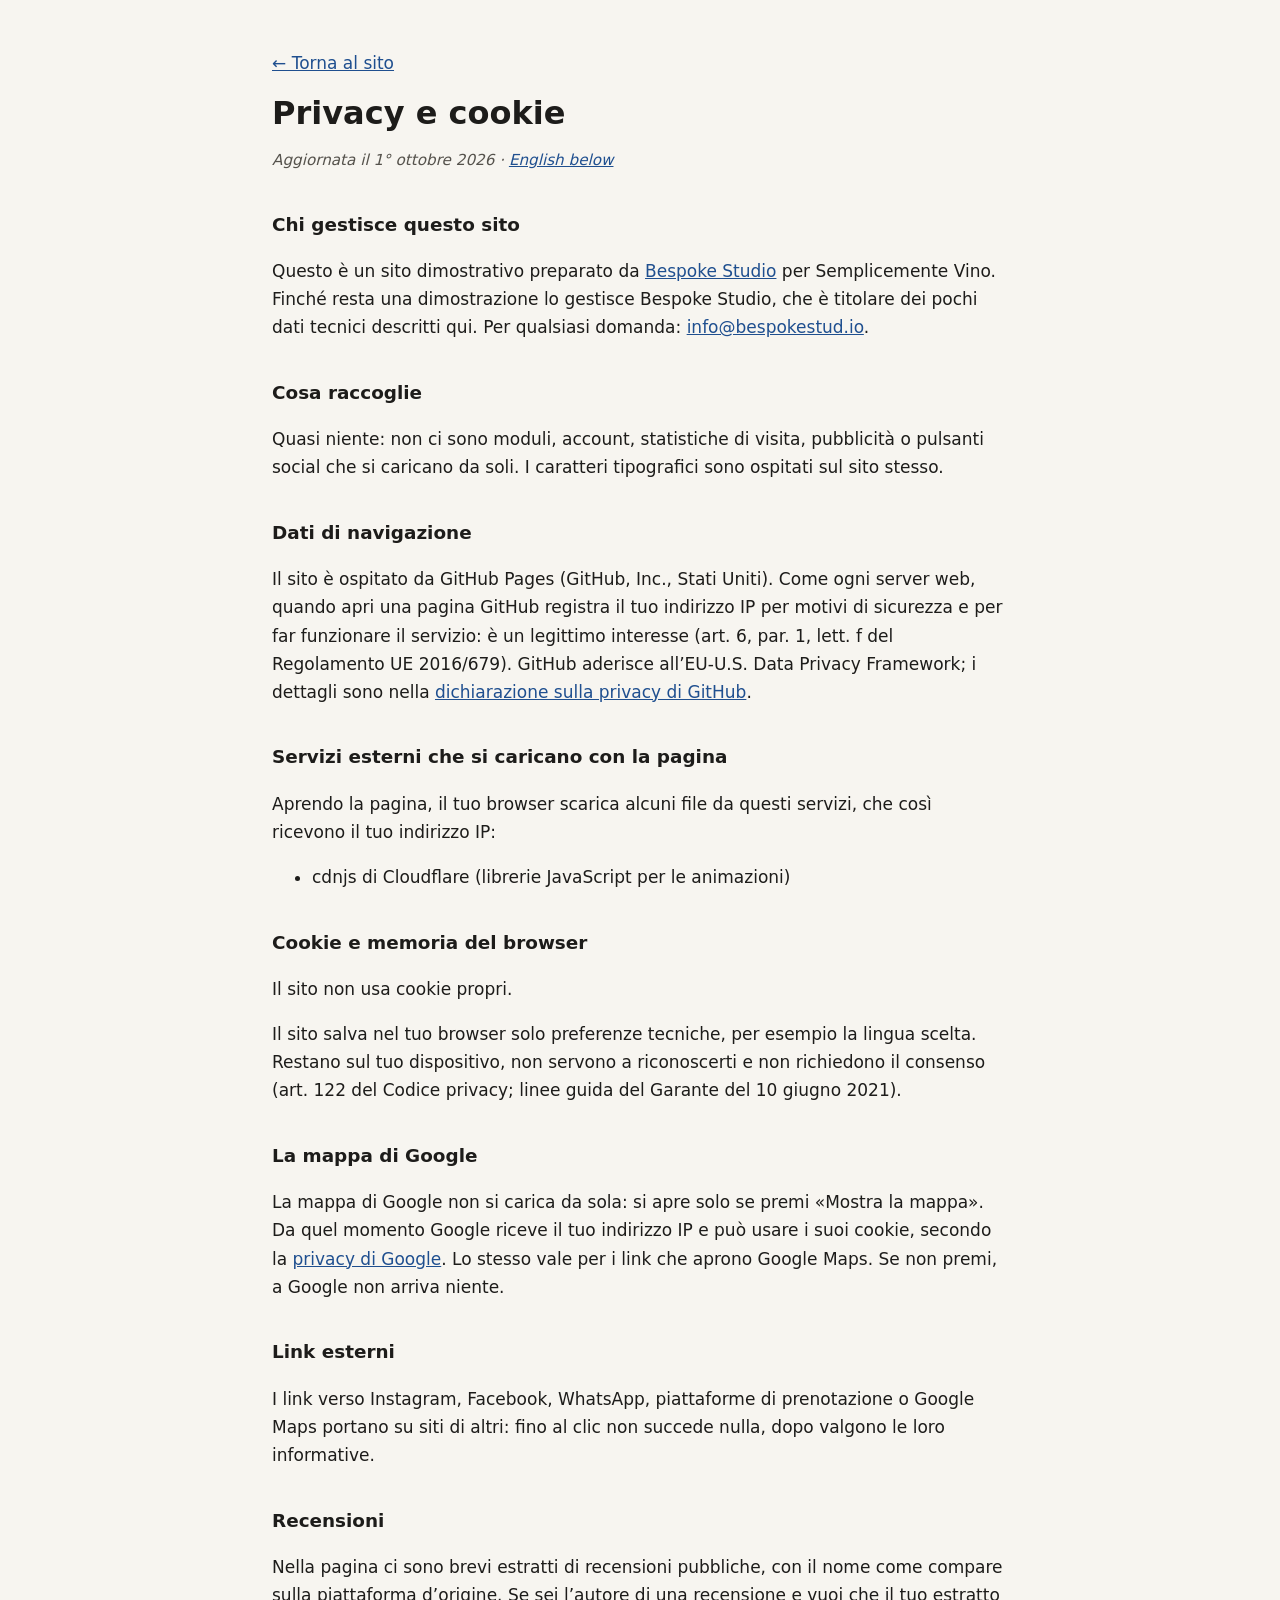
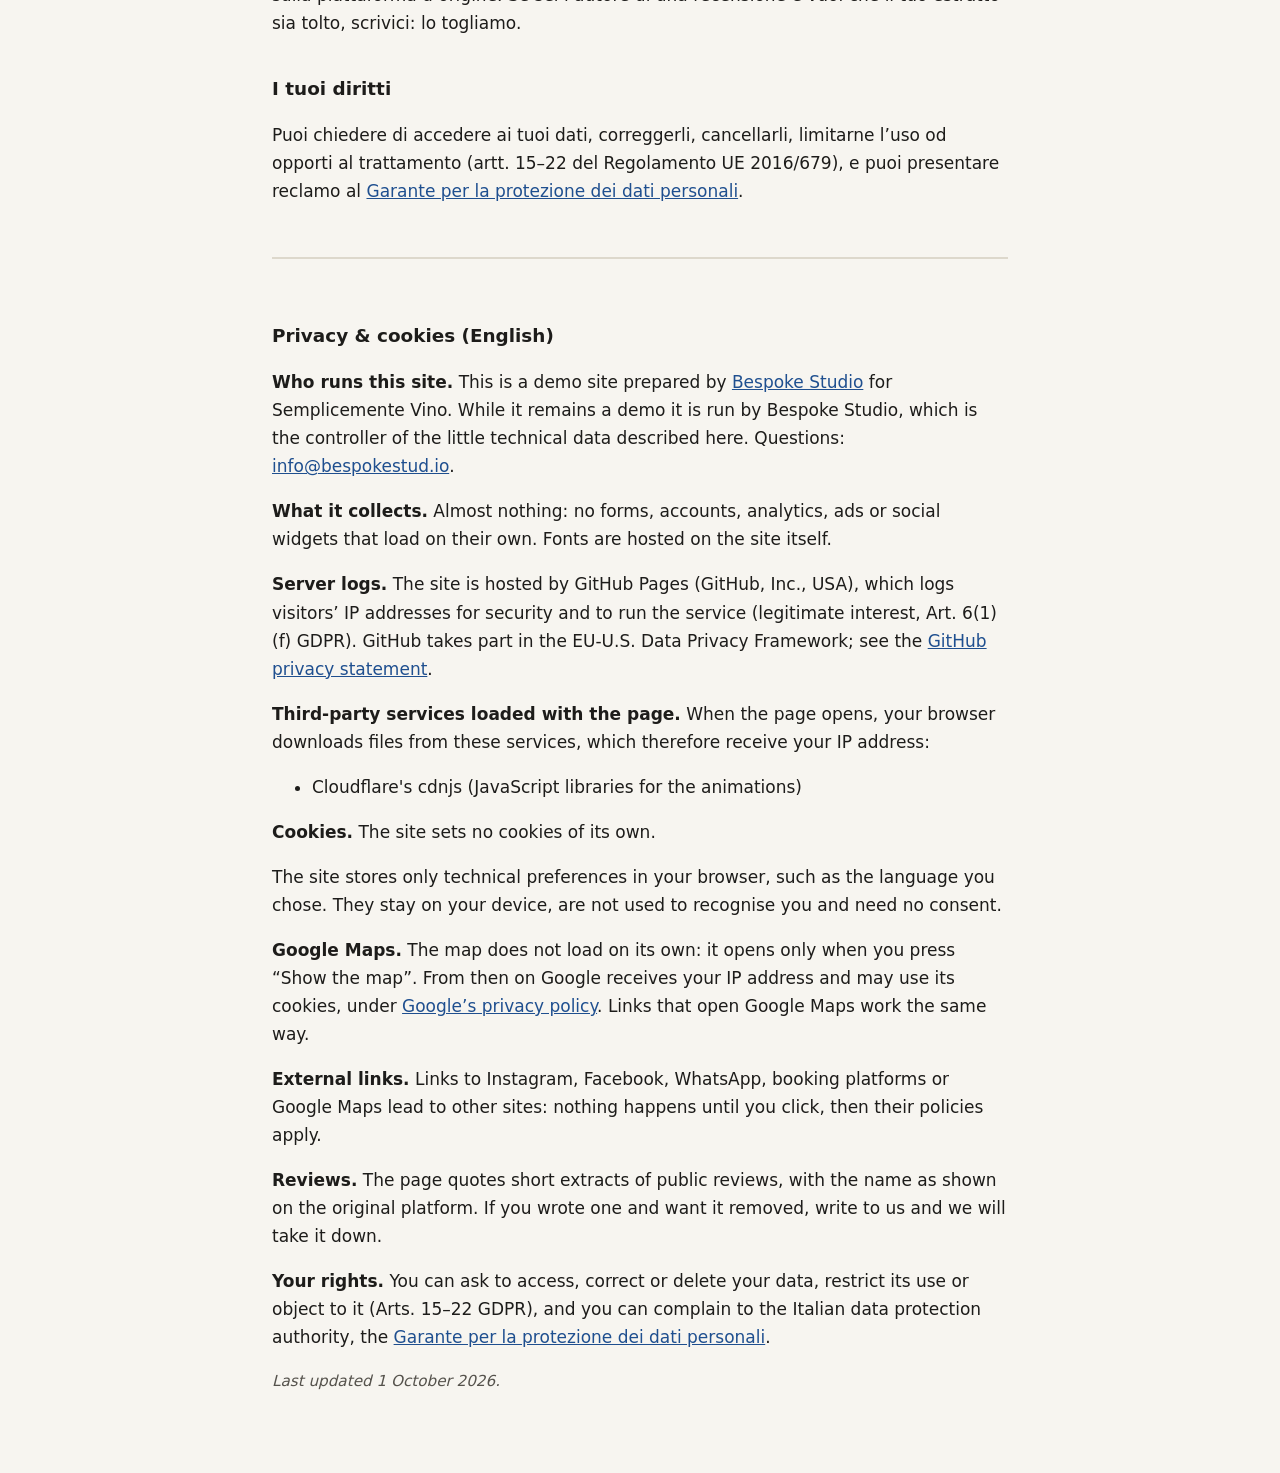
<file: privacy.html>
<!DOCTYPE html>
<html lang="it">
<head>
  <meta charset="UTF-8">
  <meta name="viewport" content="width=device-width, initial-scale=1.0">
  <meta name="robots" content="noindex">
  <title>Privacy e cookie · Semplicemente Vino</title>
  <meta name="description" content="Informativa privacy e cookie del sito Semplicemente Vino.">
  <style>
    body { margin: 0; background: #f7f5f0; color: #1d1c1a; font: 17px/1.65 system-ui, -apple-system, "Segoe UI", Roboto, sans-serif; }
    main { max-width: 46rem; margin: 0 auto; padding: 32px 20px 64px; }
    h1 { font-size: 2rem; line-height: 1.2; margin: 0.4em 0 0.2em; }
    h2 { font-size: 1.15rem; margin: 2em 0 0.4em; }
    a { color: #1f4f8f; }
    .data { color: #55524c; font-style: italic; font-size: 0.95rem; }
    .en { margin-top: 3em; padding-top: 1.5em; border-top: 2px solid #ddd8cc; }
    code { font-size: 0.9em; background: #ebe7dc; padding: 0 4px; border-radius: 3px; }
  </style>
</head>
<body>
<main>
  <p><a href="index.html">← Torna al sito</a></p>
  <h1>Privacy e cookie</h1>
  <p class="data">Aggiornata il 1° ottobre 2026 · <a href="#english" lang="en">English below</a></p>
  <h2>Chi gestisce questo sito</h2>
  <p>Questo è un sito dimostrativo preparato da <a href="https://bespokestud.io" rel="noopener">Bespoke Studio</a> per Semplicemente Vino. Finché resta una dimostrazione lo gestisce Bespoke Studio, che è titolare dei pochi dati tecnici descritti qui. Per qualsiasi domanda: <a href="mailto:info@bespokestud.io">info@bespokestud.io</a>.</p>
  <h2>Cosa raccoglie</h2>
  <p>Quasi niente: non ci sono moduli, account, statistiche di visita, pubblicità o pulsanti social che si caricano da soli. I caratteri tipografici sono ospitati sul sito stesso.</p>
  <h2>Dati di navigazione</h2>
  <p>Il sito è ospitato da GitHub Pages (GitHub, Inc., Stati Uniti). Come ogni server web, quando apri una pagina GitHub registra il tuo indirizzo IP per motivi di sicurezza e per far funzionare il servizio: è un legittimo interesse (art. 6, par. 1, lett. f del Regolamento UE 2016/679). GitHub aderisce all’EU-U.S. Data Privacy Framework; i dettagli sono nella <a href="https://docs.github.com/site-policy/privacy-policies/github-general-privacy-statement" rel="noopener">dichiarazione sulla privacy di GitHub</a>.</p>
  <h2>Servizi esterni che si caricano con la pagina</h2>
  <p>Aprendo la pagina, il tuo browser scarica alcuni file da questi servizi, che così ricevono il tuo indirizzo IP:</p>
  <ul><li>cdnjs di Cloudflare (librerie JavaScript per le animazioni)</li></ul>
  <h2>Cookie e memoria del browser</h2>
  <p>Il sito non usa cookie propri.</p>
  <p>Il sito salva nel tuo browser solo preferenze tecniche, per esempio la lingua scelta. Restano sul tuo dispositivo, non servono a riconoscerti e non richiedono il consenso (art. 122 del Codice privacy; linee guida del Garante del 10 giugno 2021).</p>
  <h2>La mappa di Google</h2>
  <p>La mappa di Google non si carica da sola: si apre solo se premi «Mostra la mappa». Da quel momento Google riceve il tuo indirizzo IP e può usare i suoi cookie, secondo la <a href="https://policies.google.com/privacy?hl=it" rel="noopener">privacy di Google</a>. Lo stesso vale per i link che aprono Google Maps. Se non premi, a Google non arriva niente.</p>
  <h2>Link esterni</h2>
  <p>I link verso Instagram, Facebook, WhatsApp, piattaforme di prenotazione o Google Maps portano su siti di altri: fino al clic non succede nulla, dopo valgono le loro informative.</p>
  <h2>Recensioni</h2>
  <p>Nella pagina ci sono brevi estratti di recensioni pubbliche, con il nome come compare sulla piattaforma d’origine. Se sei l’autore di una recensione e vuoi che il tuo estratto sia tolto, scrivici: lo togliamo.</p>
  <h2>I tuoi diritti</h2>
  <p>Puoi chiedere di accedere ai tuoi dati, correggerli, cancellarli, limitarne l’uso od opporti al trattamento (artt. 15–22 del Regolamento UE 2016/679), e puoi presentare reclamo al <a href="https://www.garanteprivacy.it" rel="noopener">Garante per la protezione dei dati personali</a>.</p>
  <div class="en" id="english" lang="en">
    <h2>Privacy &amp; cookies (English)</h2>
    <p><strong>Who runs this site.</strong> This is a demo site prepared by <a href="https://bespokestud.io" rel="noopener">Bespoke Studio</a> for Semplicemente Vino. While it remains a demo it is run by Bespoke Studio, which is the controller of the little technical data described here. Questions: <a href="mailto:info@bespokestud.io">info@bespokestud.io</a>.</p>
    <p><strong>What it collects.</strong> Almost nothing: no forms, accounts, analytics, ads or social widgets that load on their own. Fonts are hosted on the site itself.</p>
    <p><strong>Server logs.</strong> The site is hosted by GitHub Pages (GitHub, Inc., USA), which logs visitors’ IP addresses for security and to run the service (legitimate interest, Art. 6(1)(f) GDPR). GitHub takes part in the EU-U.S. Data Privacy Framework; see the <a href="https://docs.github.com/site-policy/privacy-policies/github-general-privacy-statement" rel="noopener">GitHub privacy statement</a>.</p>
    <p><strong>Third-party services loaded with the page.</strong> When the page opens, your browser downloads files from these services, which therefore receive your IP address:</p><ul><li>Cloudflare's cdnjs (JavaScript libraries for the animations)</li></ul>
    <p><strong>Cookies.</strong> The site sets no cookies of its own.</p>
    <p>The site stores only technical preferences in your browser, such as the language you chose. They stay on your device, are not used to recognise you and need no consent.</p>
    <p><strong>Google Maps.</strong> The map does not load on its own: it opens only when you press “Show the map”. From then on Google receives your IP address and may use its cookies, under <a href="https://policies.google.com/privacy?hl=en" rel="noopener">Google’s privacy policy</a>. Links that open Google Maps work the same way.</p>
    <p><strong>External links.</strong> Links to Instagram, Facebook, WhatsApp, booking platforms or Google Maps lead to other sites: nothing happens until you click, then their policies apply.</p>
    <p><strong>Reviews.</strong> The page quotes short extracts of public reviews, with the name as shown on the original platform. If you wrote one and want it removed, write to us and we will take it down.</p>
    <p><strong>Your rights.</strong> You can ask to access, correct or delete your data, restrict its use or object to it (Arts. 15–22 GDPR), and you can complain to the Italian data protection authority, the <a href="https://www.garanteprivacy.it" rel="noopener">Garante per la protezione dei dati personali</a>.</p>
    <p class="data">Last updated 1 October 2026.</p>
  </div>
</main>
</body>
</html>
</file>
